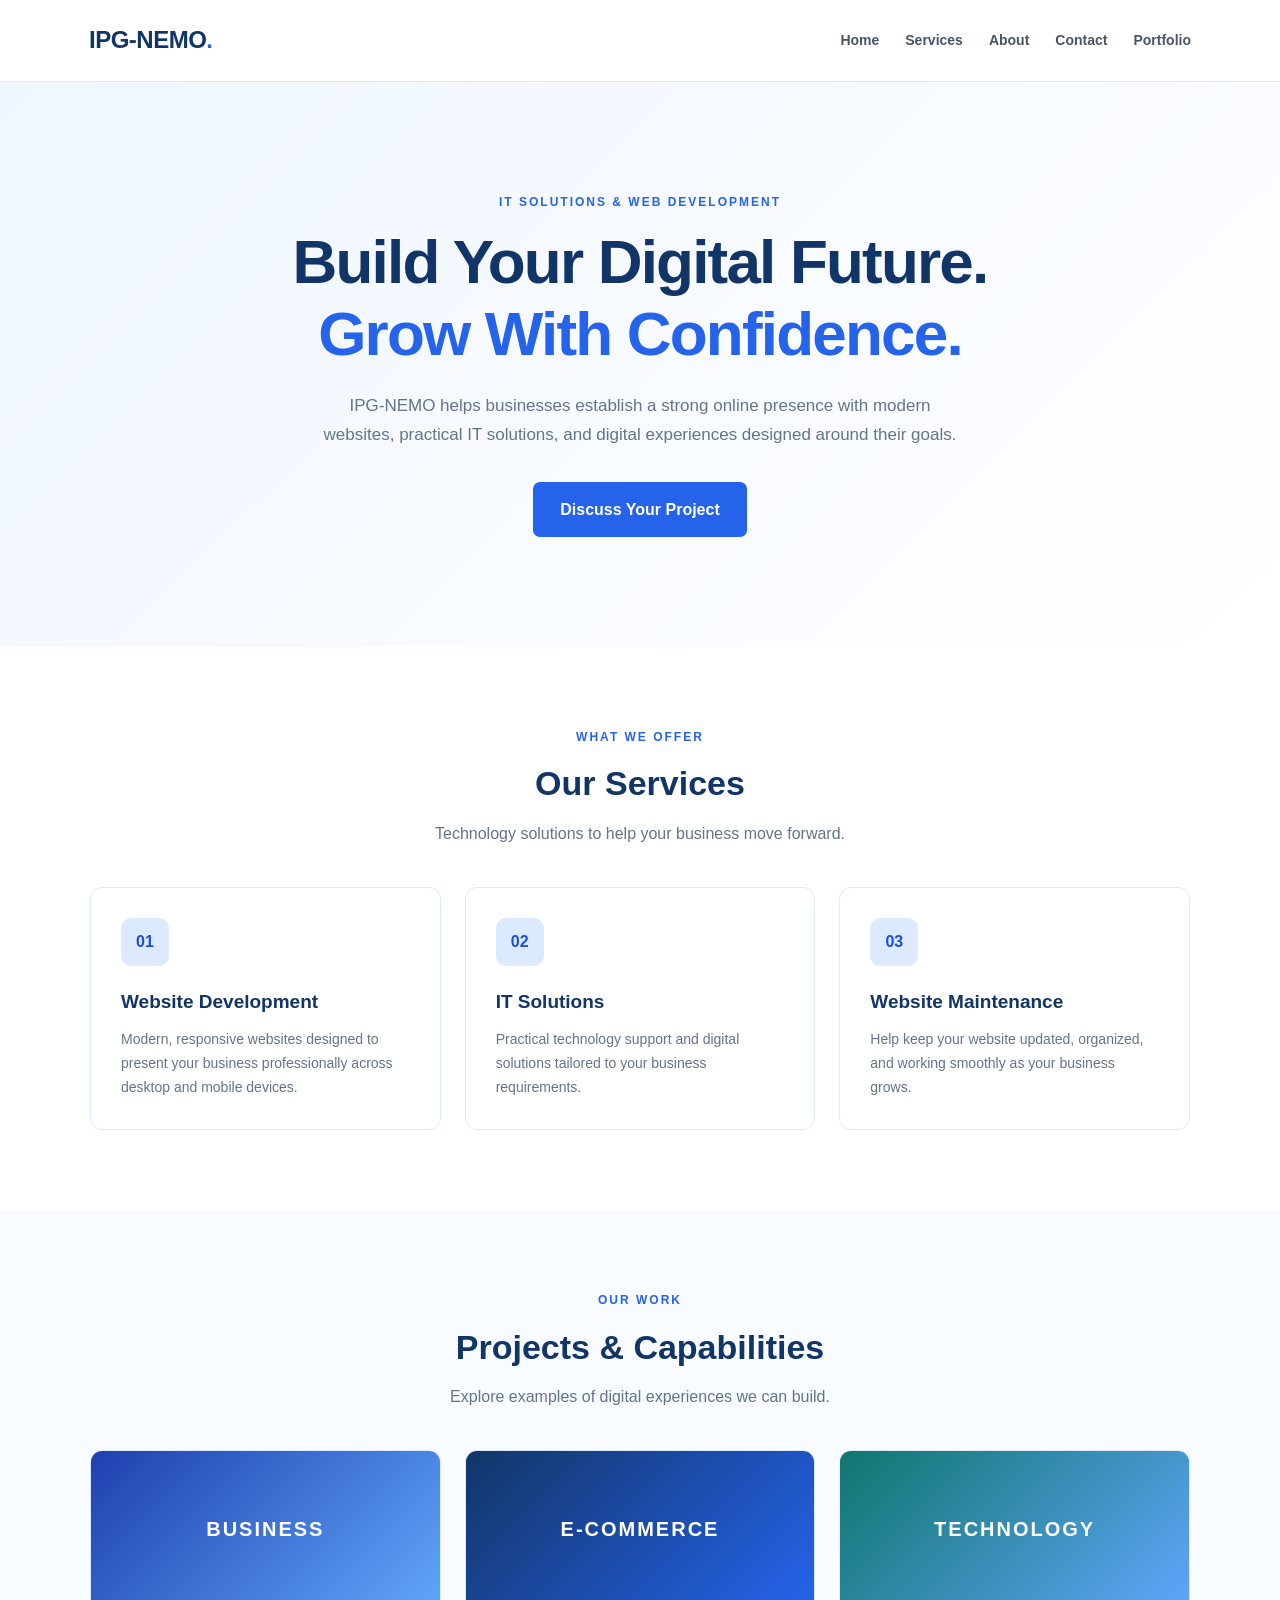
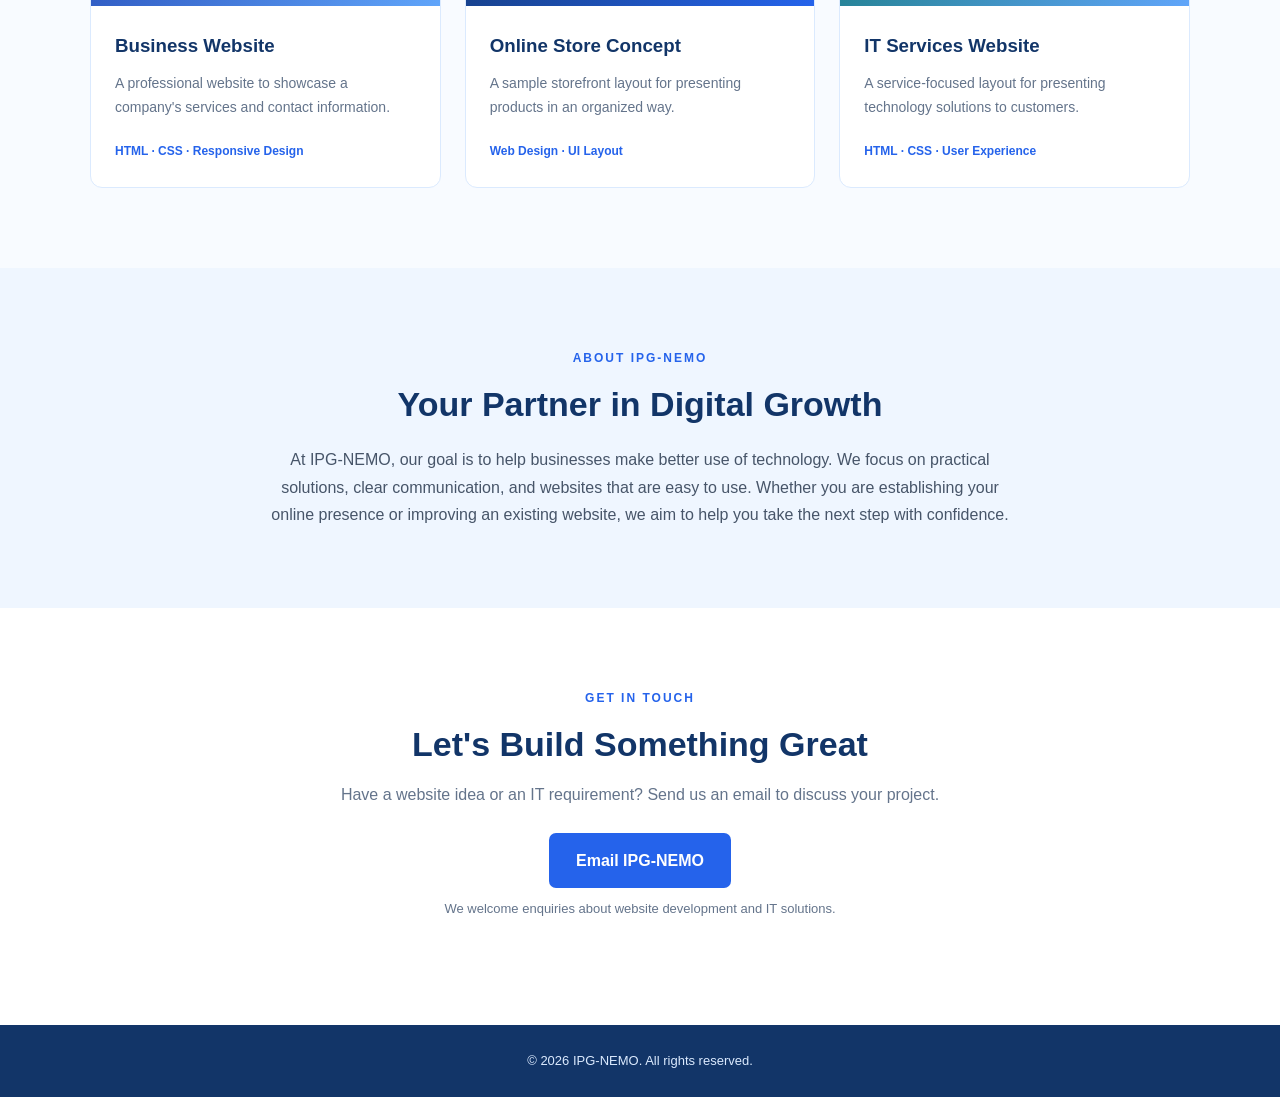
<file: index.html>
<!DOCTYPE html>
<html lang="en">
<head>
    <meta charset="UTF-8">
    <meta name="viewport" content="width=device-width, initial-scale=1.0">

    <title>IPG-NEMO | IT & Web Development</title>
    <meta name="description" content="IPG-NEMO helps businesses build modern websites, improve their digital presence, and find practical technology solutions.">

    <link rel="stylesheet" href="style.css">
</head>
<body>

    <!-- Navigation -->
    <header>
        <nav class="navbar">
            <a href="#home" class="logo">IPG-NEMO<span>.</span></a>

            <div class="nav-links">
                <a href="#home">Home</a>
                <a href="#services">Services</a>
                <a href="#about">About</a>
                <a href="#contact">Contact</a>
                <a href="#portfolio">Portfolio</a>
            </div>
        </nav>
    </header>

    <main>
        <!-- Homepage -->
        <section class="hero" id="home">
            <div class="hero-content">
                <p class="eyebrow">IT SOLUTIONS & WEB DEVELOPMENT</p>

                <h1>Build Your Digital Future.<br>
                    <span>Grow With Confidence.</span>
                </h1>

                <p class="hero-text">
                    IPG-NEMO helps businesses establish a strong online
                    presence with modern websites, practical IT solutions,
                    and digital experiences designed around their goals.
                </p>

                <a href="#contact" class="btn">Discuss Your Project</a>
            </div>
        </section>

        <!-- Services -->
        <section class="services section" id="services">
            <p class="eyebrow">WHAT WE OFFER</p>
            <h2>Our Services</h2>

            <p class="section-intro">
                Technology solutions to help your business move forward.
            </p>

            <div class="service-grid">
                <article class="service-card">
                    <div class="service-icon">01</div>
                    <h3>Website Development</h3>
                    <p>
                        Modern, responsive websites designed to present
                        your business professionally across desktop
                        and mobile devices.
                    </p>
                </article>

                <article class="service-card">
                    <div class="service-icon">02</div>
                    <h3>IT Solutions</h3>
                    <p>
                        Practical technology support and digital solutions
                        tailored to your business requirements.
                    </p>
                </article>

                <article class="service-card">
                    <div class="service-icon">03</div>
                    <h3>Website Maintenance</h3>
                    <p>
                        Help keep your website updated, organized,
                        and working smoothly as your business grows.
                    </p>
                </article>
            </div>
        </section>

<!-- Portfolio Section -->
<section class="portfolio section" id="portfolio">
    <p class="eyebrow">OUR WORK</p>
    <h2>Projects & Capabilities</h2>
    <p class="section-intro">
        Explore examples of digital experiences we can build.
    </p>

    <div class="portfolio-grid">
        <article class="portfolio-card">
            <div class="portfolio-preview preview-one">
                BUSINESS
            </div>
            <div class="portfolio-content">
                <h3>Business Website</h3>
                <p>A professional website to showcase a company's
                   services and contact information.</p>
                <span>HTML · CSS · Responsive Design</span>
            </div>
        </article>

        <article class="portfolio-card">
            <div class="portfolio-preview preview-two">
                E-COMMERCE
            </div>
            <div class="portfolio-content">
                <h3>Online Store Concept</h3>
                <p>A sample storefront layout for presenting
                   products in an organized way.</p>
                <span>Web Design · UI Layout</span>
            </div>
        </article>

        <article class="portfolio-card">
            <div class="portfolio-preview preview-three">
                TECHNOLOGY
            </div>
            <div class="portfolio-content">
                <h3>IT Services Website</h3>
                <p>A service-focused layout for presenting
                   technology solutions to customers.</p>
                <span>HTML · CSS · User Experience</span>
            </div>
        </article>
    </div>
</section>

        <!-- About -->
        <section class="about section" id="about">
            <p class="eyebrow">ABOUT IPG-NEMO</p>
            <h2>Your Partner in Digital Growth</h2>

            <p>
                At IPG-NEMO, our goal is to help businesses make better
                use of technology. We focus on practical solutions,
                clear communication, and websites that are easy to use.
                Whether you are establishing your online presence or
                improving an existing website, we aim to help you take
                the next step with confidence.
            </p>
        </section>

        <!-- Contact -->
        <section class="contact section" id="contact">
            <p class="eyebrow">GET IN TOUCH</p>
            <h2>Let's Build Something Great</h2>

            <p>
                Have a website idea or an IT requirement?
                Send us an email to discuss your project.
            </p>

            <!-- Replace the placeholder email before publishing -->
            <a
                href="mailto:ipgnemo@gmail.com?subject=Website%20Project%20Enquiry"
                class="btn"
            >
                Email IPG-NEMO
            </a>

            <p class="contact-note">
                We welcome enquiries about website development
                and IT solutions.
            </p>
        </section>
    </main>

    <!-- Footer -->
    <footer>
        <p>&copy; 2026 IPG-NEMO. All rights reserved.</p>
    </footer>

</body>
</html>
</file>
<file: style.css>
* {
    margin: 0;
    padding: 0;
    box-sizing: border-box;
}

html {
    scroll-behavior: smooth;
}

body {
    font-family: Arial, Helvetica, sans-serif;
    color: #1e293b;
    line-height: 1.7;
    background: #ffffff;
}

a {
    text-decoration: none;
}

/* ===== Navigation ===== */
header {
    background: #ffffff;
    border-bottom: 1px solid #e2e8f0;
}

.navbar {
    max-width: 1150px;
    margin: auto;
    padding: 20px 24px;
    display: flex;
    justify-content: space-between;
    align-items: center;
    gap: 20px;
}

.logo {
    font-size: 24px;
    font-weight: 800;
    color: #123568;
    letter-spacing: -0.5px;
}

.logo span {
    color: #2563eb;
}

.nav-links {
    display: flex;
    flex-wrap: wrap;
    gap: 26px;
}

.nav-links a {
    color: #475569;
    font-size: 14px;
    font-weight: 600;
}

.nav-links a:hover {
    color: #2563eb;
}

/* ===== Homepage ===== */
.hero {
    background: linear-gradient(135deg, #eff6ff, #ffffff);
    padding: 110px 24px;
    text-align: center;
}

.hero-content {
    max-width: 850px;
    margin: auto;
}

.eyebrow {
    color: #2563eb;
    font-size: 12px;
    font-weight: 800;
    letter-spacing: 2px;
    margin-bottom: 14px;
}

h1 {
    color: #123568;
    font-size: clamp(36px, 6vw, 62px);
    line-height: 1.16;
    letter-spacing: -1.8px;
    margin-bottom: 22px;
}

h1 span {
    color: #2563eb;
}

.hero-text {
    max-width: 650px;
    margin: 0 auto 32px;
    color: #64748b;
    font-size: 17px;
}

/* ===== Buttons ===== */
.btn {
    display: inline-block;
    background: #2563eb;
    color: #ffffff;
    padding: 14px 27px;
    border-radius: 7px;
    font-weight: 700;
    transition: background 0.2s, transform 0.2s;
}

.btn:hover {
    background: #1d4ed8;
    transform: translateY(-2px);
}

/* ===== Shared sections ===== */
.section {
    padding: 80px 24px;
    text-align: center;
}

.section h2 {
    color: #123568;
    font-size: 34px;
    line-height: 1.3;
    margin-bottom: 14px;
}

.section-intro {
    color: #64748b;
    margin-bottom: 40px;
}

/* ===== Service cards ===== */
.service-grid {
    max-width: 1100px;
    margin: 40px auto 0;
    display: grid;
    grid-template-columns: repeat(3, minmax(0, 1fr));
    gap: 24px;
    text-align: left;
}

.service-card {
    padding: 30px;
    border: 1px solid #dbeafe;
    border-radius: 12px;
    background: #ffffff;
    transition: transform 0.2s, box-shadow 0.2s;
}

.service-card:hover {
    transform: translateY(-5px);
    box-shadow: 0 12px 30px rgba(37, 99, 235, 0.09);
}

.service-icon {
    width: 48px;
    height: 48px;
    display: grid;
    place-items: center;
    background: #dbeafe;
    color: #1d4ed8;
    border-radius: 10px;
    font-weight: 800;
    margin-bottom: 20px;
}

.service-card h3 {
    color: #123568;
    font-size: 19px;
    margin-bottom: 10px;
}

.service-card p {
    color: #64748b;
    font-size: 14px;
}

/* ===== About ===== */
.about {
    background: #eff6ff;
}

.about > p:last-child {
    max-width: 760px;
    margin: 20px auto 0;
    color: #475569;
}

/* ===== Contact ===== */
.contact {
    background: #ffffff;
}

.contact > p:not(.eyebrow) {
    max-width: 650px;
    margin: 10px auto 25px;
    color: #64748b;
}

.contact .contact-note {
    font-size: 13px;
    margin-top: 20px;
}

/* ===== Footer ===== */
footer {
    padding: 25px 20px;
    text-align: center;
    background: #123568;
    color: #dbeafe;
    font-size: 13px;
}

/* ===== Mobile layout ===== */
@media (max-width: 700px) {
    .navbar {
        flex-direction: column;
    }

    .nav-links {
        justify-content: center;
        gap: 12px 18px;
    }

    .hero {
        padding: 75px 20px;
    }

    .service-grid {
        grid-template-columns: 1fr;
    }

    .section {
        padding: 60px 20px;
    }

    .section h2 {
        font-size: 29px;
    }
}
.portfolio {
    background: #f8fbff;
}

.portfolio-grid {
    max-width: 1100px;
    margin: 40px auto 0;
    display: grid;
    grid-template-columns: repeat(3, minmax(0, 1fr));
    gap: 24px;
    text-align: left;
}

.portfolio-card {
    overflow: hidden;
    background: #ffffff;
    border: 1px solid #dbeafe;
    border-radius: 12px;
    transition: transform 0.2s, box-shadow 0.2s;
}

.portfolio-card:hover {
    transform: translateY(-5px);
    box-shadow: 0 12px 30px rgba(37, 99, 235, 0.09);
}

.portfolio-preview {
    min-height: 155px;
    display: grid;
    place-items: center;
    color: #ffffff;
    font-size: 20px;
    font-weight: 800;
    letter-spacing: 2px;
}

.preview-one {
    background: linear-gradient(135deg, #1e40af, #60a5fa);
}

.preview-two {
    background: linear-gradient(135deg, #123568, #2563eb);
}

.preview-three {
    background: linear-gradient(135deg, #0f766e, #60a5fa);
}

.portfolio-content {
    padding: 24px;
}

.portfolio-content h3 {
    color: #123568;
    margin-bottom: 10px;
}

.portfolio-content p {
    color: #64748b;
    font-size: 14px;
    margin-bottom: 16px;
}

.portfolio-content span {
    color: #2563eb;
    font-size: 12px;
    font-weight: 700;
}

@media (max-width: 700px) {
    .portfolio-grid {
        grid-template-columns: 1fr;
    }
}
</file>
